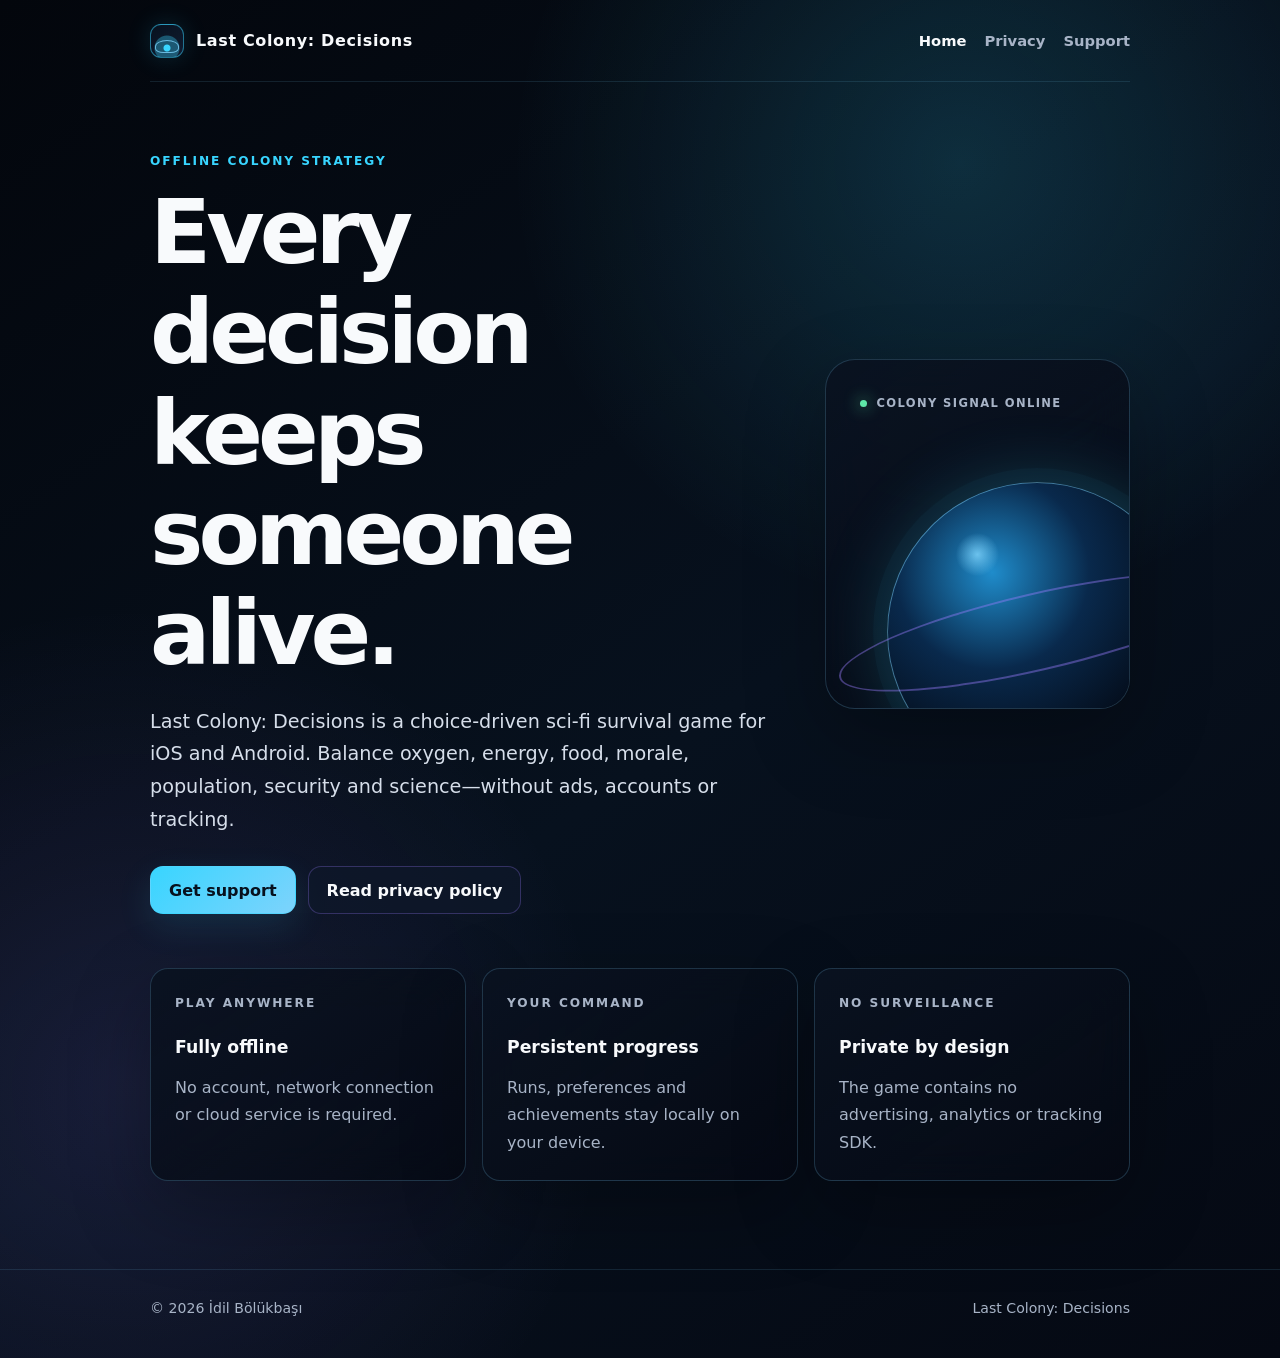
<file: index.html>
<!doctype html>
<html lang="en">
  <head>
    <meta charset="utf-8" />
    <meta name="viewport" content="width=device-width, initial-scale=1" />
    <meta
      name="description"
      content="Official privacy and support website for Last Colony: Decisions."
    />
    <meta name="theme-color" content="#050913" />
    <title>Last Colony: Decisions</title>
    <link rel="stylesheet" href="./styles.css" />
  </head>
  <body>
    <header class="shell site-header">
      <a class="brand" href="./" aria-label="Last Colony: Decisions home">
        <span class="brand-mark" aria-hidden="true"></span>
        <span>Last Colony: Decisions</span>
      </a>
      <nav class="nav" aria-label="Primary navigation">
        <a href="./" aria-current="page">Home</a>
        <a href="./privacy/">Privacy</a>
        <a href="./support/">Support</a>
      </nav>
    </header>

    <main class="shell">
      <section class="hero">
        <div>
          <p class="eyebrow">Offline colony strategy</p>
          <h1>Every decision keeps someone alive.</h1>
          <p class="lede">
            Last Colony: Decisions is a choice-driven sci-fi survival game for
            iOS and Android. Balance oxygen, energy, food, morale, population,
            security and science—without ads, accounts or tracking.
          </p>
          <div class="actions">
            <a class="button" href="./support/">Get support</a>
            <a class="button secondary" href="./privacy/">Read privacy policy</a>
          </div>
        </div>
        <div class="orbital-card" aria-hidden="true">
          <div class="signal">Colony signal online</div>
          <div class="planet"></div>
        </div>
      </section>

      <section class="grid" aria-label="Game features">
        <article class="info-card">
          <p class="eyebrow">Play anywhere</p>
          <h3>Fully offline</h3>
          <p>No account, network connection or cloud service is required.</p>
        </article>
        <article class="info-card">
          <p class="eyebrow">Your command</p>
          <h3>Persistent progress</h3>
          <p>Runs, preferences and achievements stay locally on your device.</p>
        </article>
        <article class="info-card">
          <p class="eyebrow">No surveillance</p>
          <h3>Private by design</h3>
          <p>The game contains no advertising, analytics or tracking SDK.</p>
        </article>
      </section>
    </main>

    <footer class="site-footer">
      <div class="shell footer-row">
        <span>© 2026 İdil Bölükbaşı</span>
        <span>Last Colony: Decisions</span>
      </div>
    </footer>
  </body>
</html>
</file>
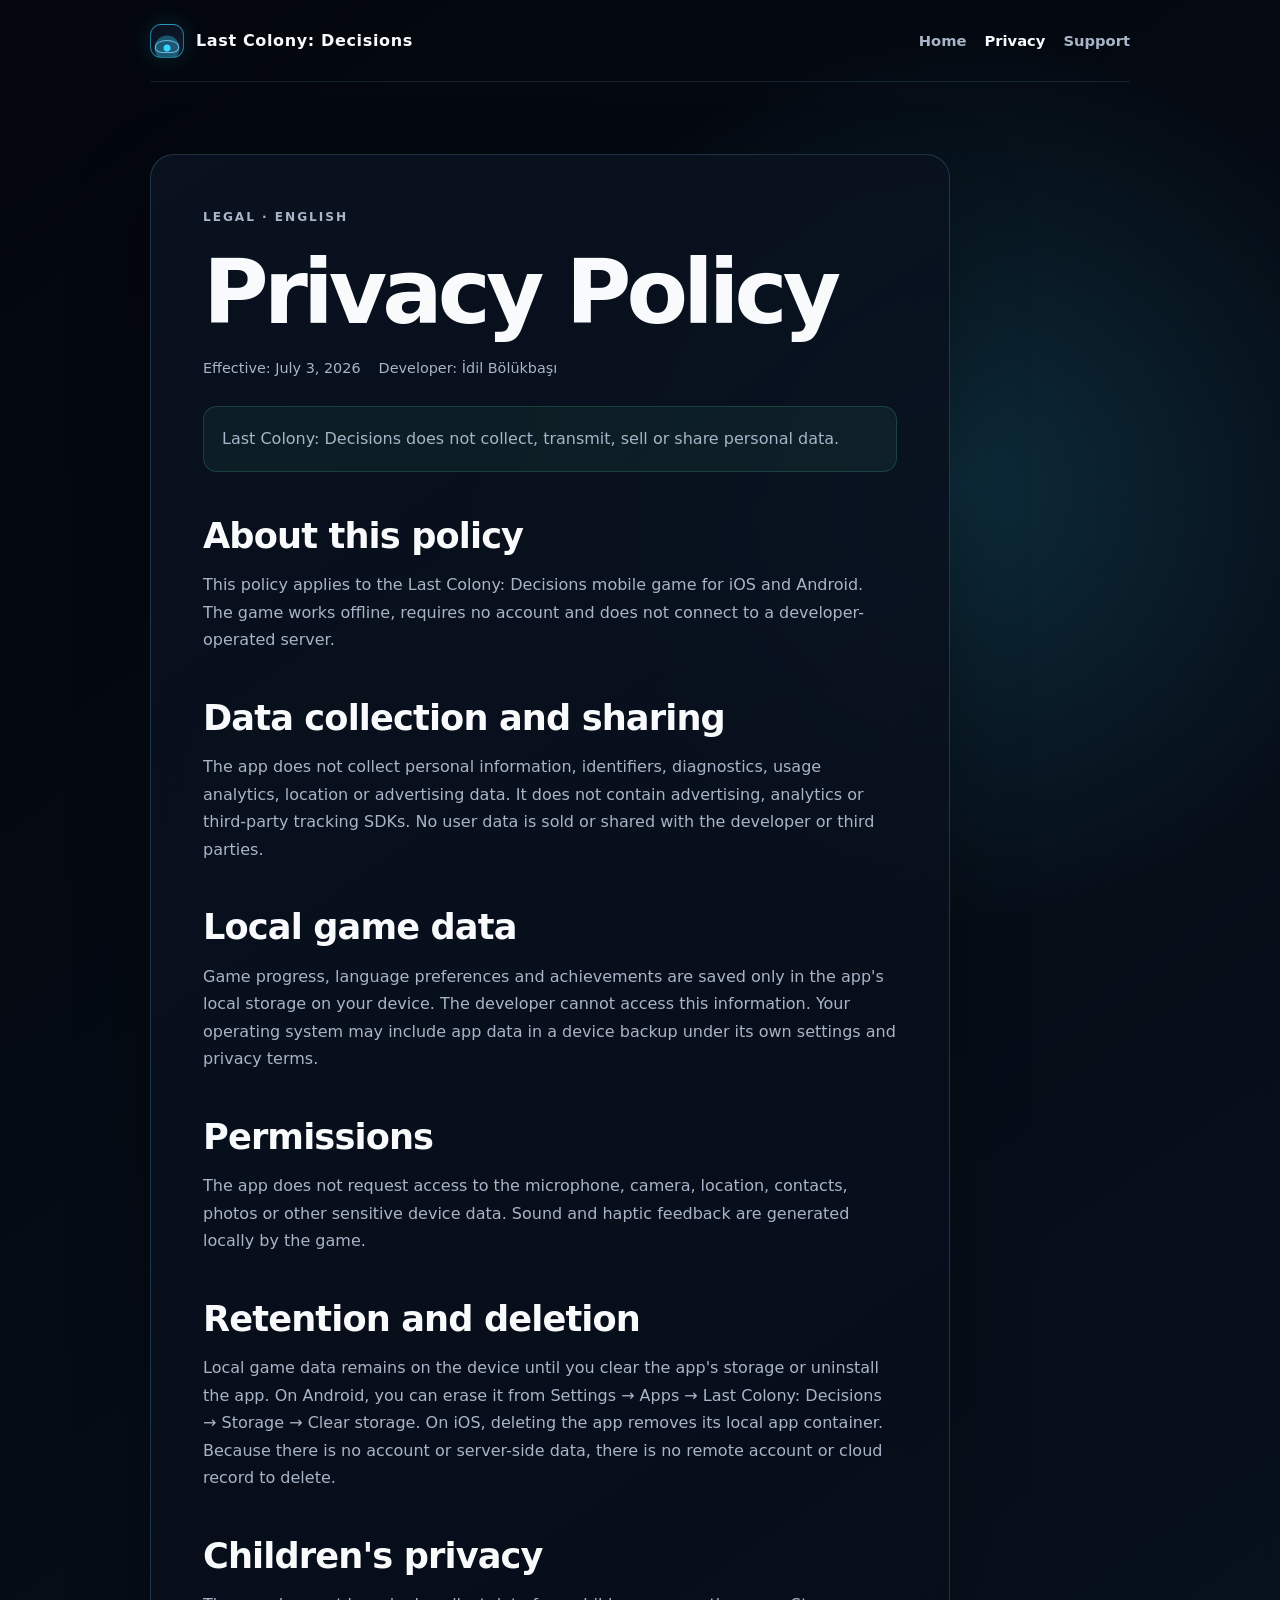
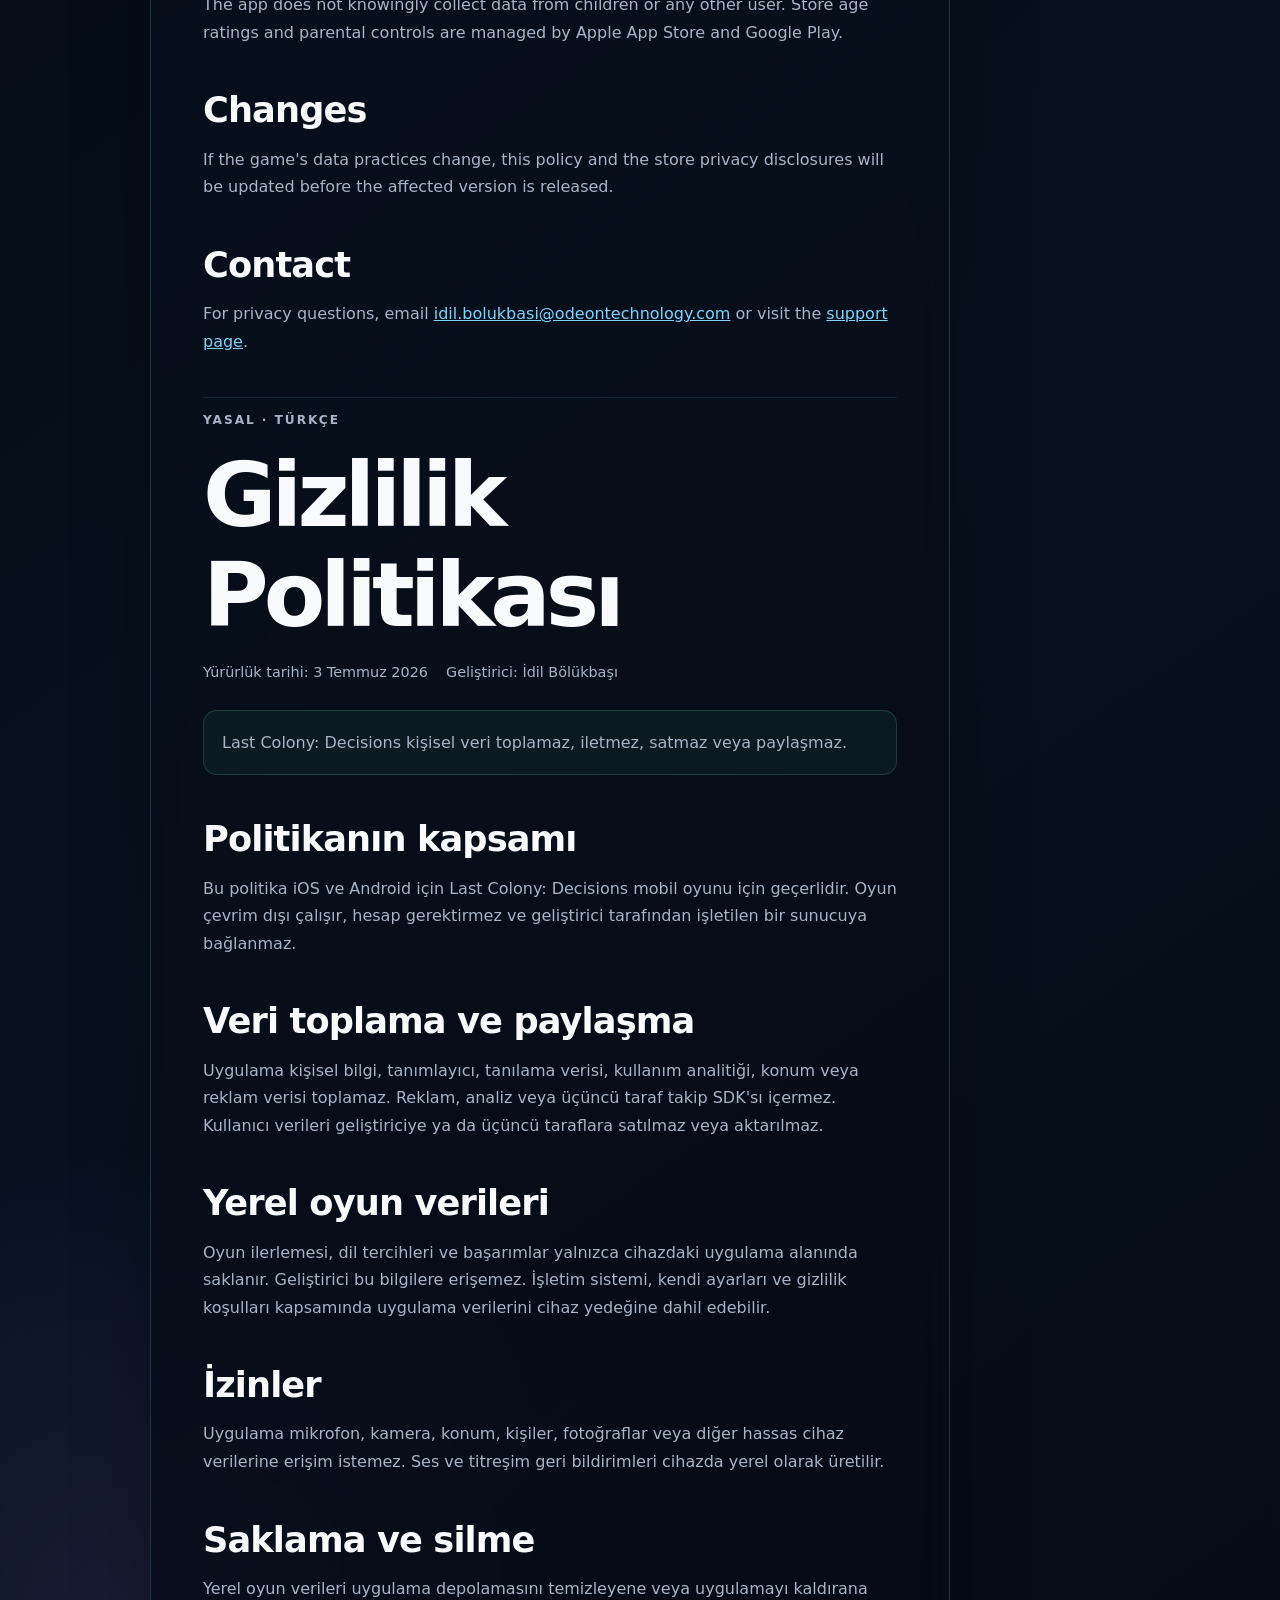
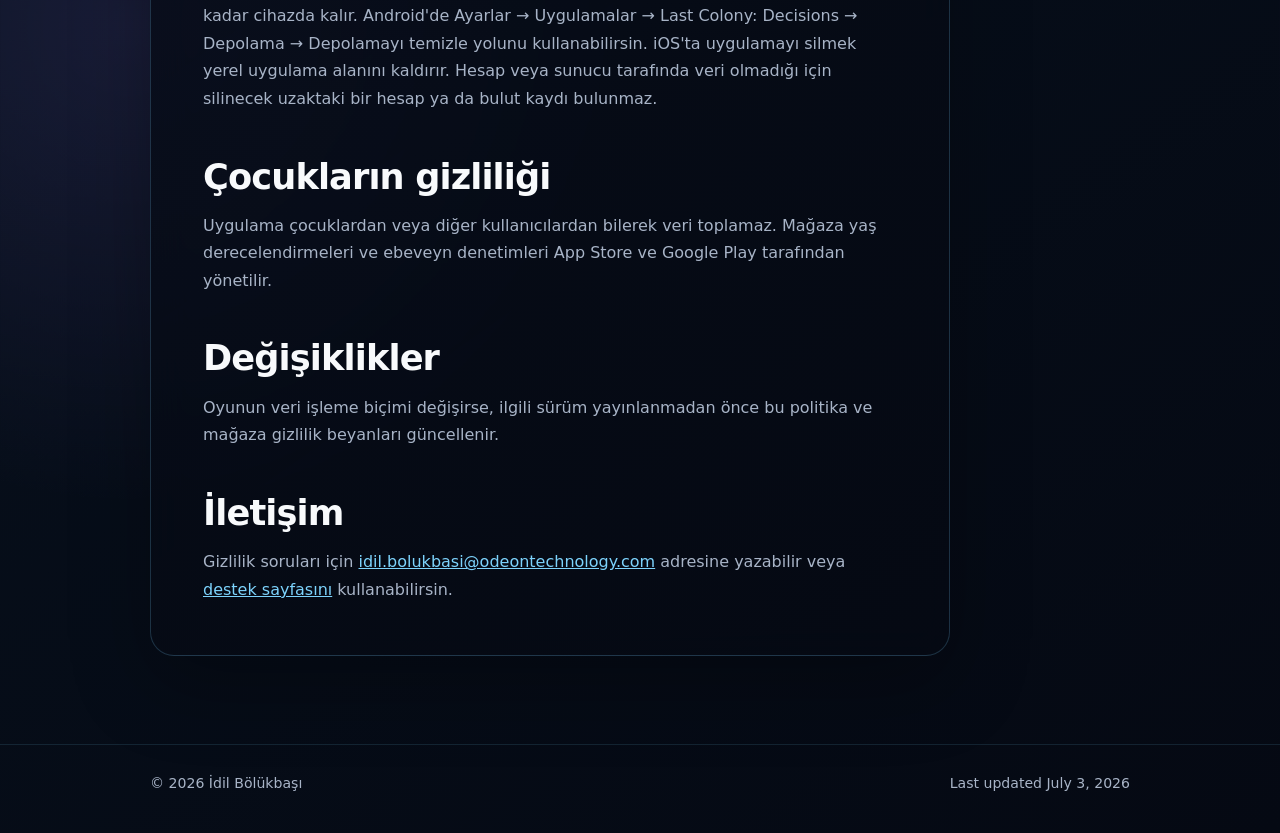
<file: privacy/index.html>
<!doctype html>
<html lang="en">
  <head>
    <meta charset="utf-8" />
    <meta name="viewport" content="width=device-width, initial-scale=1" />
    <meta
      name="description"
      content="Privacy Policy for Last Colony: Decisions."
    />
    <meta name="theme-color" content="#050913" />
    <title>Privacy Policy · Last Colony: Decisions</title>
    <link rel="stylesheet" href="../styles.css" />
  </head>
  <body>
    <header class="shell site-header">
      <a class="brand" href="../">
        <span class="brand-mark" aria-hidden="true"></span>
        <span>Last Colony: Decisions</span>
      </a>
      <nav class="nav" aria-label="Primary navigation">
        <a href="../">Home</a>
        <a href="./" aria-current="page">Privacy</a>
        <a href="../support/">Support</a>
      </nav>
    </header>

    <main class="shell">
      <article class="content-card">
        <p class="eyebrow">Legal · English</p>
        <h1>Privacy Policy</h1>
        <div class="meta">
          <span>Effective: July 3, 2026</span>
          <span>Developer: İdil Bölükbaşı</span>
        </div>

        <p class="notice">
          Last Colony: Decisions does not collect, transmit, sell or share
          personal data.
        </p>

        <h2>About this policy</h2>
        <p>
          This policy applies to the Last Colony: Decisions mobile game for iOS
          and Android. The game works offline, requires no account and does not
          connect to a developer-operated server.
        </p>

        <h2>Data collection and sharing</h2>
        <p>
          The app does not collect personal information, identifiers,
          diagnostics, usage analytics, location or advertising data. It does
          not contain advertising, analytics or third-party tracking SDKs. No
          user data is sold or shared with the developer or third parties.
        </p>

        <h2>Local game data</h2>
        <p>
          Game progress, language preferences and achievements are saved only
          in the app's local storage on your device. The developer cannot
          access this information. Your operating system may include app data
          in a device backup under its own settings and privacy terms.
        </p>

        <h2>Permissions</h2>
        <p>
          The app does not request access to the microphone, camera, location,
          contacts, photos or other sensitive device data. Sound and haptic
          feedback are generated locally by the game.
        </p>

        <h2>Retention and deletion</h2>
        <p>
          Local game data remains on the device until you clear the app's
          storage or uninstall the app. On Android, you can erase it from
          Settings → Apps → Last Colony: Decisions → Storage → Clear storage.
          On iOS, deleting the app removes its local app container. Because
          there is no account or server-side data, there is no remote account
          or cloud record to delete.
        </p>

        <h2>Children's privacy</h2>
        <p>
          The app does not knowingly collect data from children or any other
          user. Store age ratings and parental controls are managed by Apple
          App Store and Google Play.
        </p>

        <h2>Changes</h2>
        <p>
          If the game's data practices change, this policy and the store privacy
          disclosures will be updated before the affected version is released.
        </p>

        <h2>Contact</h2>
        <p>
          For privacy questions, email
          <a href="mailto:idil.bolukbasi@odeontechnology.com"
            >idil.bolukbasi@odeontechnology.com</a
          >
          or visit the <a href="../support/">support page</a>.
        </p>

        <section class="language-block" lang="tr">
          <p class="eyebrow">Yasal · Türkçe</p>
          <h1>Gizlilik Politikası</h1>
          <div class="meta">
            <span>Yürürlük tarihi: 3 Temmuz 2026</span>
            <span>Geliştirici: İdil Bölükbaşı</span>
          </div>

          <p class="notice">
            Last Colony: Decisions kişisel veri toplamaz, iletmez, satmaz veya
            paylaşmaz.
          </p>

          <h2>Politikanın kapsamı</h2>
          <p>
            Bu politika iOS ve Android için Last Colony: Decisions mobil oyunu
            için geçerlidir. Oyun çevrim dışı çalışır, hesap gerektirmez ve
            geliştirici tarafından işletilen bir sunucuya bağlanmaz.
          </p>

          <h2>Veri toplama ve paylaşma</h2>
          <p>
            Uygulama kişisel bilgi, tanımlayıcı, tanılama verisi, kullanım
            analitiği, konum veya reklam verisi toplamaz. Reklam, analiz veya
            üçüncü taraf takip SDK'sı içermez. Kullanıcı verileri geliştiriciye
            ya da üçüncü taraflara satılmaz veya aktarılmaz.
          </p>

          <h2>Yerel oyun verileri</h2>
          <p>
            Oyun ilerlemesi, dil tercihleri ve başarımlar yalnızca cihazdaki
            uygulama alanında saklanır. Geliştirici bu bilgilere erişemez.
            İşletim sistemi, kendi ayarları ve gizlilik koşulları kapsamında
            uygulama verilerini cihaz yedeğine dahil edebilir.
          </p>

          <h2>İzinler</h2>
          <p>
            Uygulama mikrofon, kamera, konum, kişiler, fotoğraflar veya diğer
            hassas cihaz verilerine erişim istemez. Ses ve titreşim geri
            bildirimleri cihazda yerel olarak üretilir.
          </p>

          <h2>Saklama ve silme</h2>
          <p>
            Yerel oyun verileri uygulama depolamasını temizleyene veya
            uygulamayı kaldırana kadar cihazda kalır. Android'de Ayarlar →
            Uygulamalar → Last Colony: Decisions → Depolama → Depolamayı temizle
            yolunu kullanabilirsin. iOS'ta uygulamayı silmek yerel uygulama
            alanını kaldırır. Hesap veya sunucu tarafında veri olmadığı için
            silinecek uzaktaki bir hesap ya da bulut kaydı bulunmaz.
          </p>

          <h2>Çocukların gizliliği</h2>
          <p>
            Uygulama çocuklardan veya diğer kullanıcılardan bilerek veri
            toplamaz. Mağaza yaş derecelendirmeleri ve ebeveyn denetimleri App
            Store ve Google Play tarafından yönetilir.
          </p>

          <h2>Değişiklikler</h2>
          <p>
            Oyunun veri işleme biçimi değişirse, ilgili sürüm yayınlanmadan önce
            bu politika ve mağaza gizlilik beyanları güncellenir.
          </p>

          <h2>İletişim</h2>
          <p>
            Gizlilik soruları için
            <a href="mailto:idil.bolukbasi@odeontechnology.com"
              >idil.bolukbasi@odeontechnology.com</a
            >
            adresine yazabilir veya <a href="../support/">destek sayfasını</a>
            kullanabilirsin.
          </p>
        </section>
      </article>
    </main>

    <footer class="site-footer">
      <div class="shell footer-row">
        <span>© 2026 İdil Bölükbaşı</span>
        <span>Last updated July 3, 2026</span>
      </div>
    </footer>
  </body>
</html>
</file>
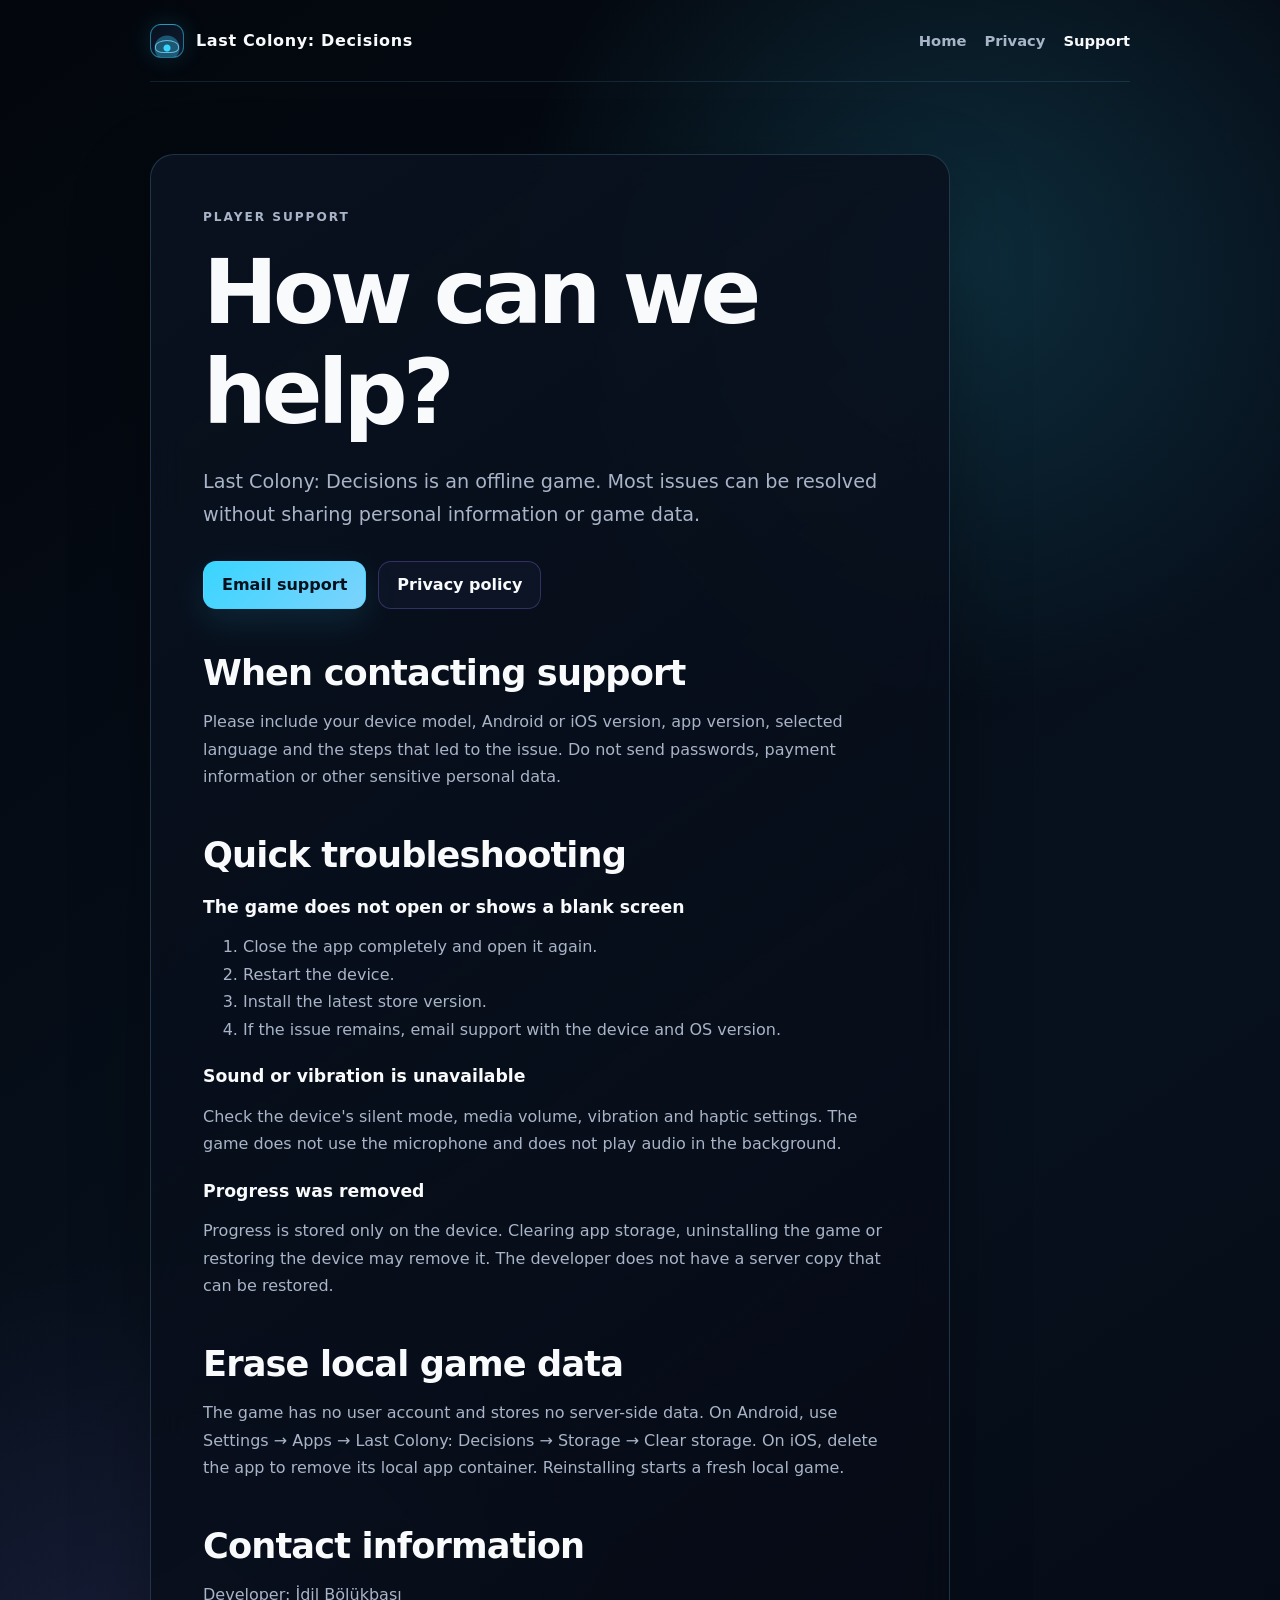
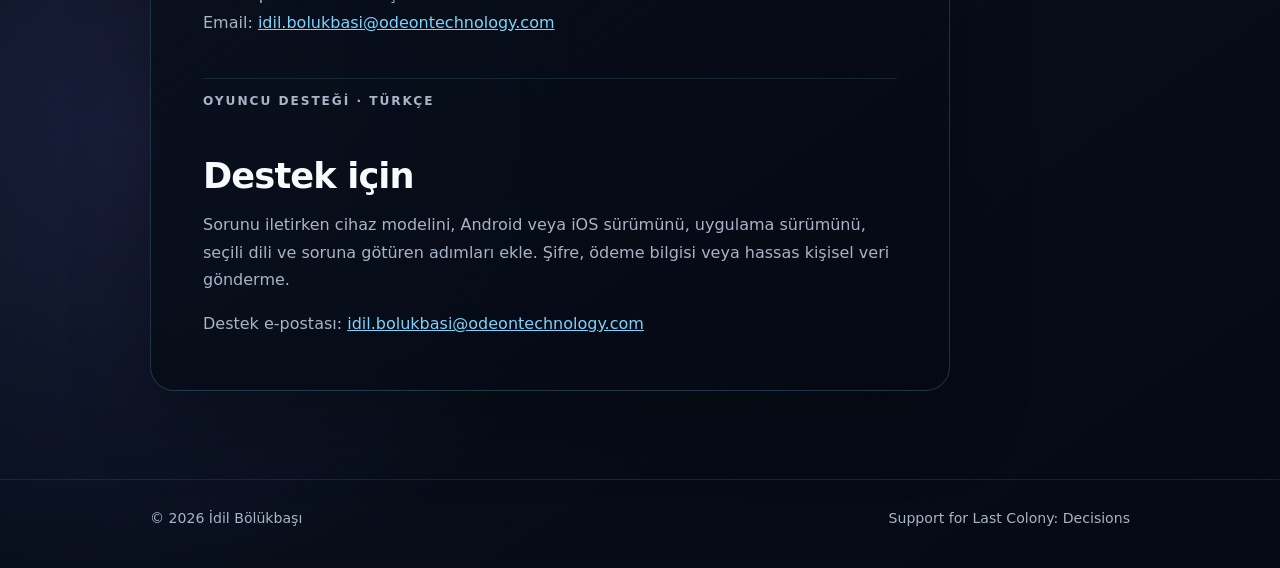
<file: support/index.html>
<!doctype html>
<html lang="en">
  <head>
    <meta charset="utf-8" />
    <meta name="viewport" content="width=device-width, initial-scale=1" />
    <meta
      name="description"
      content="Support and troubleshooting for Last Colony: Decisions."
    />
    <meta name="theme-color" content="#050913" />
    <title>Support · Last Colony: Decisions</title>
    <link rel="stylesheet" href="../styles.css" />
  </head>
  <body>
    <header class="shell site-header">
      <a class="brand" href="../">
        <span class="brand-mark" aria-hidden="true"></span>
        <span>Last Colony: Decisions</span>
      </a>
      <nav class="nav" aria-label="Primary navigation">
        <a href="../">Home</a>
        <a href="../privacy/">Privacy</a>
        <a href="./" aria-current="page">Support</a>
      </nav>
    </header>

    <main class="shell">
      <article class="content-card">
        <p class="eyebrow">Player support</p>
        <h1>How can we help?</h1>
        <p class="lede">
          Last Colony: Decisions is an offline game. Most issues can be resolved
          without sharing personal information or game data.
        </p>

        <div class="actions">
          <a
            class="button"
            href="mailto:idil.bolukbasi@odeontechnology.com?subject=Last%20Colony%20Support"
            >Email support</a
          >
          <a class="button secondary" href="../privacy/">Privacy policy</a>
        </div>

        <h2>When contacting support</h2>
        <p>
          Please include your device model, Android or iOS version, app version,
          selected language and the steps that led to the issue. Do not send
          passwords, payment information or other sensitive personal data.
        </p>

        <h2>Quick troubleshooting</h2>
        <h3>The game does not open or shows a blank screen</h3>
        <ol>
          <li>Close the app completely and open it again.</li>
          <li>Restart the device.</li>
          <li>Install the latest store version.</li>
          <li>
            If the issue remains, email support with the device and OS version.
          </li>
        </ol>

        <h3>Sound or vibration is unavailable</h3>
        <p>
          Check the device's silent mode, media volume, vibration and haptic
          settings. The game does not use the microphone and does not play audio
          in the background.
        </p>

        <h3>Progress was removed</h3>
        <p>
          Progress is stored only on the device. Clearing app storage,
          uninstalling the game or restoring the device may remove it. The
          developer does not have a server copy that can be restored.
        </p>

        <h2>Erase local game data</h2>
        <p>
          The game has no user account and stores no server-side data. On
          Android, use Settings → Apps → Last Colony: Decisions → Storage →
          Clear storage. On iOS, delete the app to remove its local app
          container. Reinstalling starts a fresh local game.
        </p>

        <h2>Contact information</h2>
        <p>
          Developer: İdil Bölükbaşı<br />
          Email:
          <a href="mailto:idil.bolukbasi@odeontechnology.com"
            >idil.bolukbasi@odeontechnology.com</a
          >
        </p>

        <section class="language-block" lang="tr">
          <p class="eyebrow">Oyuncu desteği · Türkçe</p>
          <h2>Destek için</h2>
          <p>
            Sorunu iletirken cihaz modelini, Android veya iOS sürümünü, uygulama
            sürümünü, seçili dili ve soruna götüren adımları ekle. Şifre, ödeme
            bilgisi veya hassas kişisel veri gönderme.
          </p>
          <p>
            Destek e-postası:
            <a
              href="mailto:idil.bolukbasi@odeontechnology.com?subject=Last%20Colony%20Destek"
              >idil.bolukbasi@odeontechnology.com</a
            >
          </p>
        </section>
      </article>
    </main>

    <footer class="site-footer">
      <div class="shell footer-row">
        <span>© 2026 İdil Bölükbaşı</span>
        <span>Support for Last Colony: Decisions</span>
      </div>
    </footer>
  </body>
</html>
</file>
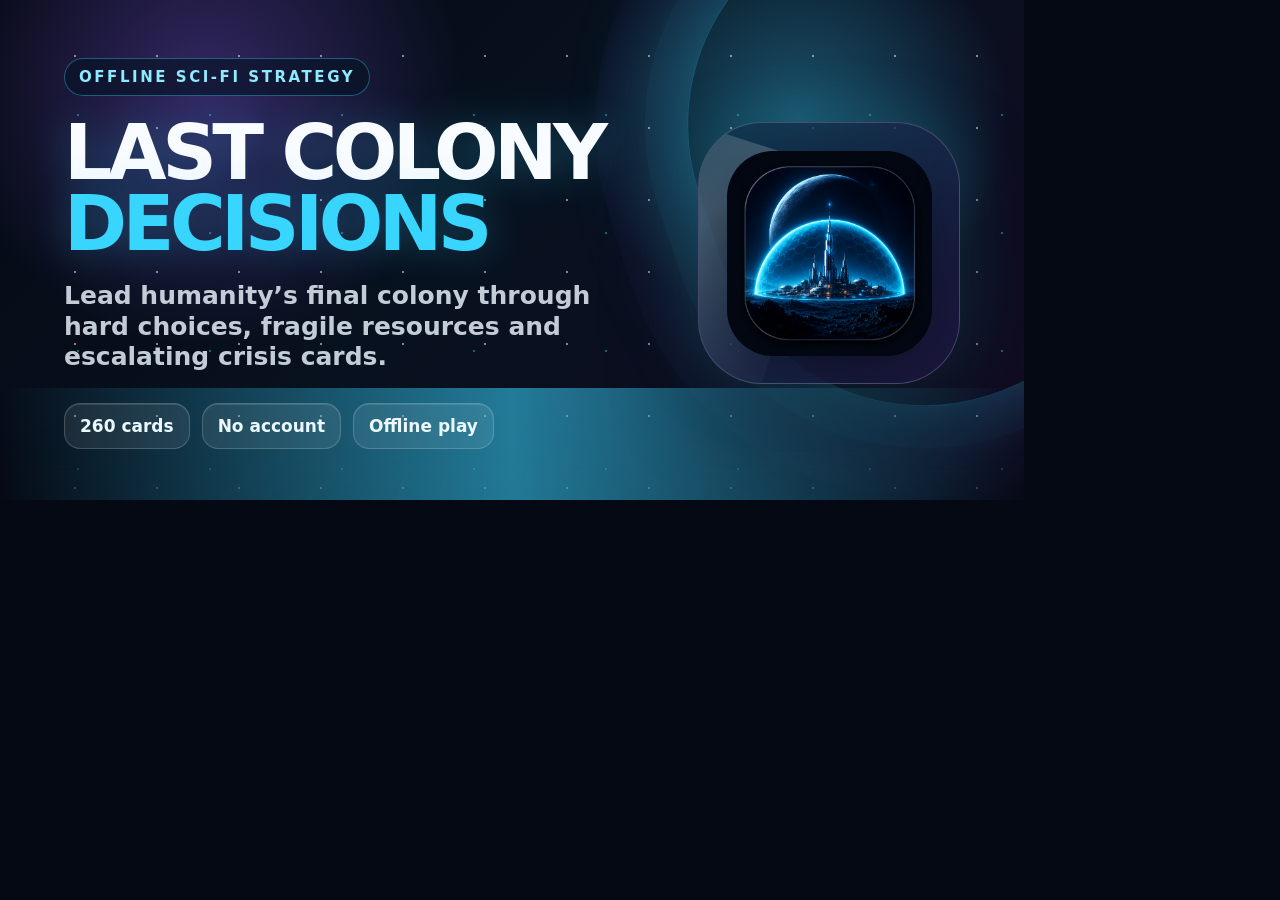
<file: assets/google-play-feature-graphic.html>
<!doctype html>
<html lang="en">
  <head>
    <meta charset="utf-8" />
    <meta name="viewport" content="width=device-width, initial-scale=1" />
    <title>Last Colony Google Play Feature Graphic</title>
    <style>
      :root {
        color-scheme: dark;
        font-family:
          Inter, ui-sans-serif, system-ui, -apple-system, BlinkMacSystemFont,
          "Segoe UI", sans-serif;
        background: #050913;
      }

      * {
        box-sizing: border-box;
      }

      body {
        margin: 0;
        width: 1024px;
        height: 500px;
        overflow: hidden;
        background:
          radial-gradient(circle at 78% 24%, rgba(56, 213, 255, 0.35), transparent 24%),
          radial-gradient(circle at 20% 18%, rgba(139, 92, 246, 0.34), transparent 28%),
          linear-gradient(135deg, #050913 0%, #08111f 48%, #120b22 100%);
      }

      .frame {
        position: relative;
        width: 1024px;
        height: 500px;
        padding: 58px 64px;
        overflow: hidden;
      }

      .stars,
      .grid,
      .horizon,
      .rings {
        position: absolute;
        inset: 0;
        pointer-events: none;
      }

      .stars {
        opacity: 0.55;
        background-image:
          radial-gradient(circle, rgba(255, 255, 255, 0.9) 0 1px, transparent 1.5px),
          radial-gradient(circle, rgba(56, 213, 255, 0.75) 0 1px, transparent 1.6px);
        background-position:
          34px 20px,
          12px 56px;
        background-size:
          82px 72px,
          132px 118px;
      }

      .grid {
        top: auto;
        height: 210px;
        background:
          linear-gradient(rgba(56, 213, 255, 0.2) 1px, transparent 1px),
          linear-gradient(90deg, rgba(56, 213, 255, 0.17) 1px, transparent 1px);
        background-size: 44px 34px;
        transform: perspective(560px) rotateX(62deg) translateY(74px);
        transform-origin: bottom;
        opacity: 0.38;
        mask-image: linear-gradient(to top, black 12%, transparent 92%);
      }

      .horizon {
        top: auto;
        height: 112px;
        background:
          linear-gradient(90deg, transparent, rgba(56, 213, 255, 0.7), transparent),
          linear-gradient(180deg, transparent, rgba(5, 9, 19, 0.92));
        opacity: 0.78;
      }

      .rings {
        left: auto;
        width: 430px;
        border: 1px solid rgba(56, 213, 255, 0.24);
        border-radius: 999px;
        transform: translate(104px, -92px) rotate(-18deg);
        box-shadow:
          0 0 0 42px rgba(56, 213, 255, 0.035),
          0 0 0 92px rgba(139, 92, 246, 0.03),
          0 0 120px rgba(56, 213, 255, 0.28);
      }

      .content {
        position: relative;
        z-index: 1;
        display: grid;
        grid-template-columns: 1fr 300px;
        align-items: center;
        height: 100%;
        gap: 48px;
      }

      .eyebrow {
        display: inline-flex;
        width: fit-content;
        gap: 10px;
        align-items: center;
        padding: 9px 14px;
        border: 1px solid rgba(56, 213, 255, 0.38);
        border-radius: 999px;
        color: #8eeaff;
        background: rgba(6, 18, 34, 0.62);
        font-size: 15px;
        font-weight: 800;
        letter-spacing: 0.17em;
        text-transform: uppercase;
      }

      h1 {
        margin: 22px 0 0;
        color: #f8fbff;
        font-size: 76px;
        line-height: 0.93;
        letter-spacing: -0.06em;
        text-shadow: 0 0 42px rgba(56, 213, 255, 0.3);
      }

      h1 span {
        display: block;
        color: #38d5ff;
      }

      p {
        max-width: 580px;
        margin: 22px 0 0;
        color: rgba(235, 247, 255, 0.82);
        font-size: 25px;
        line-height: 1.22;
        font-weight: 650;
      }

      .chips {
        display: flex;
        gap: 12px;
        margin-top: 30px;
      }

      .chip {
        border: 1px solid rgba(255, 255, 255, 0.18);
        border-radius: 16px;
        padding: 12px 15px;
        color: #eaf8ff;
        background: rgba(255, 255, 255, 0.08);
        box-shadow: inset 0 1px 0 rgba(255, 255, 255, 0.12);
        font-size: 17px;
        font-weight: 800;
      }

      .badge {
        position: relative;
        width: 262px;
        height: 262px;
        justify-self: end;
        border-radius: 64px;
        display: grid;
        place-items: center;
        background:
          linear-gradient(135deg, rgba(56, 213, 255, 0.2), rgba(139, 92, 246, 0.18)),
          rgba(2, 6, 23, 0.76);
        border: 1px solid rgba(255, 255, 255, 0.18);
        box-shadow:
          0 34px 90px rgba(0, 0, 0, 0.45),
          0 0 68px rgba(56, 213, 255, 0.24);
        overflow: hidden;
      }

      .badge::before {
        content: "";
        position: absolute;
        inset: -2px;
        background:
          linear-gradient(120deg, transparent, rgba(255, 255, 255, 0.22), transparent);
        transform: translateX(-62%) rotate(18deg);
      }

      .badge img {
        position: relative;
        width: 205px;
        height: 205px;
        border-radius: 46px;
        object-fit: cover;
        filter: drop-shadow(0 16px 34px rgba(0, 0, 0, 0.45));
      }
    </style>
  </head>
  <body>
    <main class="frame" aria-label="Last Colony Decisions feature graphic">
      <div class="stars"></div>
      <div class="rings"></div>
      <div class="grid"></div>
      <div class="horizon"></div>
      <section class="content">
        <div>
          <div class="eyebrow">Offline sci-fi strategy</div>
          <h1>LAST COLONY <span>DECISIONS</span></h1>
          <p>Lead humanity’s final colony through hard choices, fragile resources and escalating crisis cards.</p>
          <div class="chips" aria-hidden="true">
            <div class="chip">260 cards</div>
            <div class="chip">No account</div>
            <div class="chip">Offline play</div>
          </div>
        </div>
        <div class="badge">
          <img src="./last-colony-icon.png" alt="" />
        </div>
      </section>
    </main>
  </body>
</html>
</file>
<file: styles.css>
:root {
  color-scheme: dark;
  --background: #04070f;
  --surface: rgba(10, 18, 32, 0.78);
  --surface-strong: rgba(12, 22, 40, 0.94);
  --border: rgba(125, 211, 252, 0.2);
  --cyan: #38d5ff;
  --cyan-soft: #7dd3fc;
  --purple: #9b7cff;
  --text: #f8fafc;
  --muted: #a8b4c7;
  --success: #5ee7a8;
  font-family:
    Inter, ui-sans-serif, system-ui, -apple-system, BlinkMacSystemFont, "Segoe UI",
    sans-serif;
}

* {
  box-sizing: border-box;
}

html {
  min-height: 100%;
  background: var(--background);
}

body {
  min-height: 100vh;
  margin: 0;
  color: var(--text);
  background:
    radial-gradient(circle at 75% 12%, rgba(56, 213, 255, 0.16), transparent 28rem),
    radial-gradient(circle at 10% 80%, rgba(155, 124, 255, 0.12), transparent 30rem),
    linear-gradient(145deg, #03060c, #07111e 54%, #050913);
}

body::before {
  position: fixed;
  inset: 0;
  z-index: -1;
  content: "";
  pointer-events: none;
  background-image:
    linear-gradient(rgba(125, 211, 252, 0.025) 1px, transparent 1px),
    linear-gradient(90deg, rgba(125, 211, 252, 0.025) 1px, transparent 1px);
  background-size: 48px 48px;
  mask-image: linear-gradient(to bottom, black, transparent 82%);
}

a {
  color: var(--cyan-soft);
}

a:hover {
  color: var(--cyan);
}

.shell {
  width: min(100% - 32px, 980px);
  margin: 0 auto;
}

.site-header {
  display: flex;
  align-items: center;
  justify-content: space-between;
  gap: 24px;
  min-height: 82px;
  border-bottom: 1px solid rgba(125, 211, 252, 0.12);
}

.brand {
  display: inline-flex;
  align-items: center;
  gap: 12px;
  color: var(--text);
  font-weight: 850;
  letter-spacing: 0.04em;
  text-decoration: none;
}

.brand-mark {
  position: relative;
  width: 34px;
  height: 34px;
  overflow: hidden;
  border: 1px solid rgba(56, 213, 255, 0.5);
  border-radius: 11px;
  background:
    radial-gradient(circle at 50% 72%, #38d5ff 0 3px, transparent 4px),
    radial-gradient(circle at 50% 72%, rgba(56, 213, 255, 0.34) 0 12px, transparent 13px),
    linear-gradient(145deg, #07111e, #111c31);
  box-shadow: 0 0 24px rgba(56, 213, 255, 0.15);
}

.brand-mark::after {
  position: absolute;
  right: 4px;
  bottom: 4px;
  left: 4px;
  height: 11px;
  content: "";
  border: 1px solid rgba(125, 211, 252, 0.8);
  border-radius: 50% 50% 35% 35%;
}

.nav {
  display: flex;
  flex-wrap: wrap;
  gap: 18px;
}

.nav a {
  color: var(--muted);
  font-size: 0.92rem;
  font-weight: 700;
  text-decoration: none;
}

.nav a[aria-current="page"],
.nav a:hover {
  color: var(--text);
}

main {
  padding: 72px 0 88px;
}

.hero {
  display: grid;
  grid-template-columns: minmax(0, 1.35fr) minmax(280px, 0.65fr);
  gap: 40px;
  align-items: center;
}

.eyebrow {
  margin: 0 0 14px;
  color: var(--cyan);
  font-size: 0.76rem;
  font-weight: 850;
  letter-spacing: 0.16em;
  text-transform: uppercase;
}

h1,
h2,
h3 {
  margin: 0;
  line-height: 1.12;
}

h1 {
  max-width: 760px;
  font-size: clamp(2.7rem, 8vw, 5.6rem);
  letter-spacing: -0.055em;
}

h2 {
  margin-top: 44px;
  font-size: clamp(1.45rem, 4vw, 2.2rem);
  letter-spacing: -0.025em;
}

h3 {
  margin-top: 24px;
  font-size: 1.08rem;
}

.lede {
  max-width: 700px;
  margin: 22px 0 0;
  color: #d6deea;
  font-size: clamp(1rem, 2vw, 1.2rem);
  line-height: 1.7;
}

.actions {
  display: flex;
  flex-wrap: wrap;
  gap: 12px;
  margin-top: 30px;
}

.button {
  display: inline-flex;
  min-height: 48px;
  align-items: center;
  justify-content: center;
  padding: 0 18px;
  border: 1px solid rgba(56, 213, 255, 0.34);
  border-radius: 13px;
  color: #07111e;
  background: linear-gradient(135deg, var(--cyan), #7dd3fc);
  font-weight: 850;
  text-decoration: none;
  box-shadow: 0 12px 34px rgba(56, 213, 255, 0.12);
}

.button.secondary {
  color: var(--text);
  border-color: rgba(155, 124, 255, 0.28);
  background: rgba(14, 24, 42, 0.72);
  box-shadow: none;
}

.orbital-card,
.content-card,
.info-card {
  border: 1px solid var(--border);
  background: linear-gradient(145deg, rgba(10, 18, 32, 0.92), rgba(5, 9, 19, 0.78));
  box-shadow: 0 28px 80px rgba(0, 0, 0, 0.28);
  backdrop-filter: blur(18px);
}

.orbital-card {
  position: relative;
  min-height: 350px;
  overflow: hidden;
  border-radius: 30px;
}

.planet {
  position: absolute;
  right: -58px;
  bottom: -74px;
  width: 300px;
  height: 300px;
  border: 1px solid rgba(125, 211, 252, 0.5);
  border-radius: 50%;
  background:
    radial-gradient(circle at 30% 24%, rgba(125, 211, 252, 0.82), transparent 7%),
    radial-gradient(circle at 35% 30%, #1f8ccb, #09294c 34%, #030812 72%);
  box-shadow:
    0 0 0 14px rgba(56, 213, 255, 0.03),
    0 0 70px rgba(56, 213, 255, 0.24);
}

.planet::after {
  position: absolute;
  inset: 37% -18%;
  content: "";
  border: 2px solid rgba(155, 124, 255, 0.42);
  border-radius: 50%;
  transform: rotate(-13deg);
}

.signal {
  position: absolute;
  top: 36px;
  right: 34px;
  left: 34px;
  display: flex;
  align-items: center;
  gap: 10px;
  color: var(--muted);
  font-size: 0.72rem;
  font-weight: 800;
  letter-spacing: 0.12em;
  text-transform: uppercase;
}

.signal::before {
  width: 7px;
  height: 7px;
  content: "";
  border-radius: 50%;
  background: var(--success);
  box-shadow: 0 0 16px var(--success);
}

.grid {
  display: grid;
  grid-template-columns: repeat(3, minmax(0, 1fr));
  gap: 16px;
  margin-top: 54px;
}

.info-card {
  padding: 24px;
  border-radius: 18px;
}

.info-card p,
.content-card p,
.content-card li {
  color: var(--muted);
  line-height: 1.72;
}

.info-card p:last-child,
.content-card p:last-child {
  margin-bottom: 0;
}

.content-card {
  max-width: 800px;
  padding: clamp(24px, 5vw, 52px);
  border-radius: 24px;
}

.content-card > :first-child {
  margin-top: 0;
}

.meta {
  display: flex;
  flex-wrap: wrap;
  gap: 10px 18px;
  margin: 18px 0 30px;
  color: var(--muted);
  font-size: 0.9rem;
}

.notice {
  padding: 18px;
  border: 1px solid rgba(94, 231, 168, 0.18);
  border-radius: 14px;
  color: #c9f8df;
  background: rgba(94, 231, 168, 0.06);
}

.language-block {
  padding-top: 12px;
  border-top: 1px solid rgba(125, 211, 252, 0.12);
  margin-top: 42px;
}

.site-footer {
  padding: 30px 0 42px;
  border-top: 1px solid rgba(125, 211, 252, 0.12);
  color: var(--muted);
  font-size: 0.88rem;
}

.footer-row {
  display: flex;
  flex-wrap: wrap;
  justify-content: space-between;
  gap: 16px;
}

@media (max-width: 760px) {
  .site-header {
    align-items: flex-start;
    flex-direction: column;
    justify-content: center;
    padding: 18px 0;
  }

  main {
    padding-top: 48px;
  }

  .hero,
  .grid {
    grid-template-columns: 1fr;
  }

  .orbital-card {
    min-height: 290px;
  }
}

@media (prefers-reduced-motion: no-preference) {
  .planet {
    animation: drift 7s ease-in-out infinite;
  }

  @keyframes drift {
    50% {
      transform: translateY(-8px);
    }
  }
}
</file>
